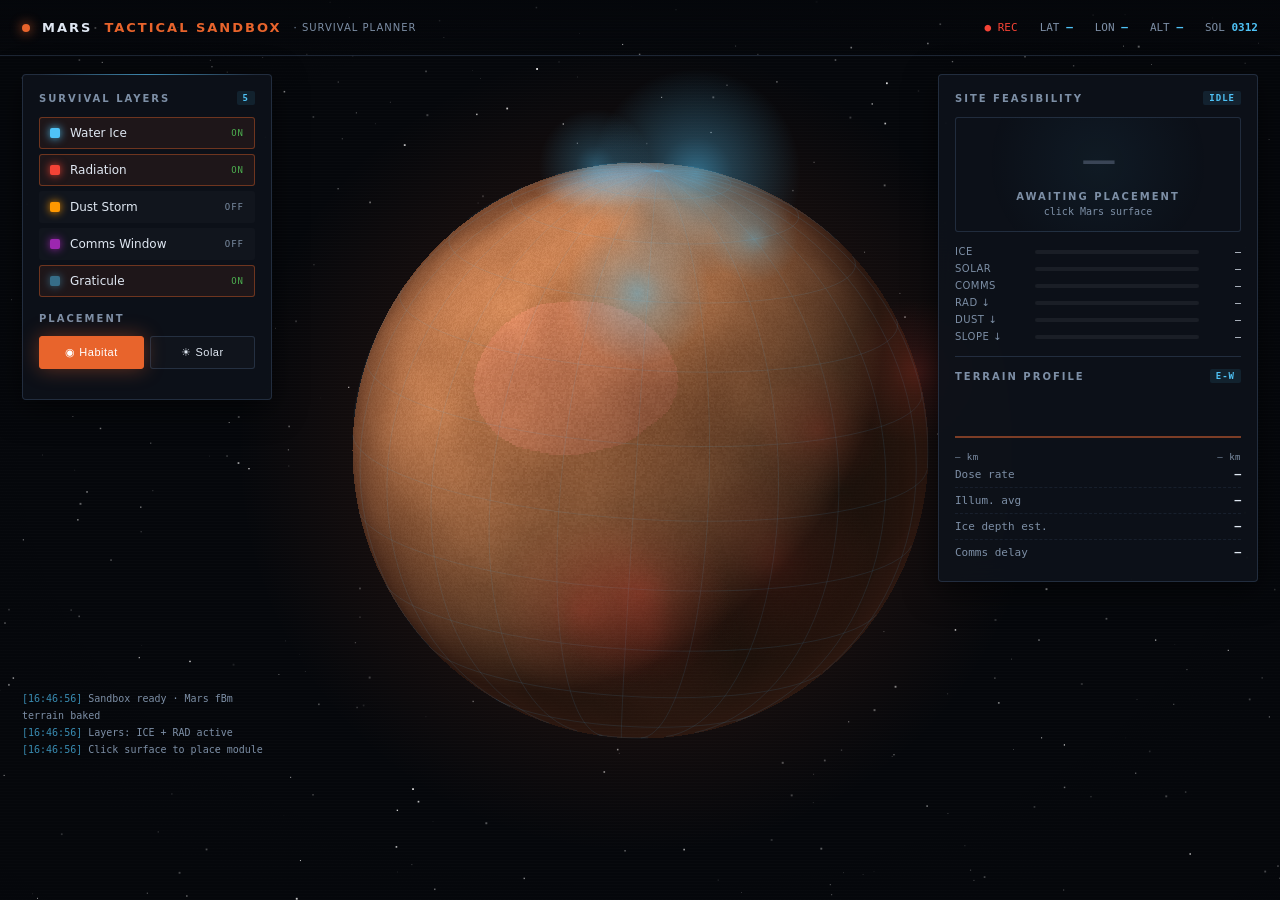
<file: index.html>
<!DOCTYPE html>
<html lang="en">
<head>
<meta charset="UTF-8">
<meta name="viewport" content="width=device-width,initial-scale=1">
<title>Mars Tactical Sandbox</title>
<style>
  :root{
    --bg:#05070b; --panel:rgba(14,18,26,.9); --line:rgba(90,120,160,.28);
    --accent:#e8642c; --accent2:#4fc3f7; --gold:#ffd54f;
    --ok:#4caf50; --warn:#ff9800; --bad:#f44336;
    --text:#dfe7f2; --dim:#7d8fa6; --mono:ui-monospace,Consolas,monospace;
  }
  *{margin:0;padding:0;box-sizing:border-box}
  html,body{height:100%;overflow:hidden;background:var(--bg);color:var(--text);
    font-family:'Segoe UI',system-ui,sans-serif;-webkit-font-smoothing:antialiased}
  canvas{display:block}

  #stage{position:fixed;inset:0}
  #fx{position:fixed;inset:0;pointer-events:none;z-index:5;
    background:radial-gradient(ellipse at center,transparent 55%,rgba(0,0,0,.55) 100%),
      repeating-linear-gradient(0deg,rgba(255,255,255,.012) 0 1px,transparent 1px 3px);
    mix-blend-mode:screen;opacity:.7}

  #boot{position:fixed;inset:0;background:#03050a;z-index:100;display:flex;
    align-items:center;justify-content:center;flex-direction:column;gap:14px;
    font-family:var(--mono);font-size:12px;color:var(--accent2);letter-spacing:1px;
    transition:opacity .5s}
  #boot.done{opacity:0;pointer-events:none}
  #boot .bar{width:220px;height:2px;background:#1a2230;overflow:hidden}
  #boot .bar i{display:block;height:100%;width:0;background:var(--accent);
    transition:width .3s}

  #top{position:fixed;top:0;left:0;right:0;height:56px;z-index:10;
    display:flex;align-items:center;justify-content:space-between;padding:0 22px;
    background:linear-gradient(180deg,rgba(5,7,11,.92),transparent);
    border-bottom:1px solid var(--line)}
  #brand{display:flex;align-items:center;gap:12px;font-size:13px;font-weight:600;
    letter-spacing:2px}
  #brand .dot{width:8px;height:8px;border-radius:50%;background:var(--accent);
    box-shadow:0 0 12px var(--accent);animation:pulse 2s infinite}
  @keyframes pulse{0%,100%{opacity:1}50%{opacity:.35}}
  #brand em{color:var(--accent);font-style:normal}
  #brand small{color:var(--dim);font-weight:400;letter-spacing:1px;font-size:10px}

  #telemetry{display:flex;gap:22px;font-family:var(--mono);font-size:11px;color:var(--dim)}
  #telemetry b{color:var(--accent2);font-weight:600}
  #telemetry .rec{color:var(--bad);animation:pulse 1.2s infinite}

  .panel{position:fixed;z-index:10;background:var(--panel);
    border:1px solid var(--line);border-radius:4px;backdrop-filter:blur(14px);
    box-shadow:0 8px 32px rgba(0,0,0,.55)}
  .panel::before{content:'';position:absolute;top:-1px;left:16px;right:16px;height:1px;
    background:linear-gradient(90deg,transparent,var(--accent2),transparent);opacity:.6}

  #left{top:74px;left:22px;width:250px;padding:16px}
  #right{top:74px;right:22px;width:320px;padding:16px;
    max-height:calc(100vh - 100px);overflow-y:auto}

  h2{font-size:10px;letter-spacing:2px;text-transform:uppercase;
    color:var(--dim);margin-bottom:12px;font-weight:600;display:flex;
    align-items:center;justify-content:space-between}
  h2 .tag{font-family:var(--mono);color:var(--accent2);font-size:9px;
    background:rgba(79,195,247,.1);padding:2px 6px;border-radius:2px;letter-spacing:1px}

  .layer{display:grid;grid-template-columns:auto 1fr auto;align-items:center;gap:10px;
    padding:8px 10px;border-radius:3px;margin-bottom:5px;cursor:pointer;
    background:rgba(255,255,255,.02);border:1px solid transparent;
    transition:.18s;font-size:12px;user-select:none}
  .layer:hover{background:rgba(255,255,255,.05);border-color:var(--line)}
  .layer.on{background:rgba(232,100,44,.08);border-color:rgba(232,100,44,.4)}
  .layer .sw{width:10px;height:10px;border-radius:2px;box-shadow:0 0 8px currentColor}
  .layer .st{font-family:var(--mono);font-size:9px;color:var(--dim);letter-spacing:1px}
  .layer.on .st{color:var(--ok)}

  .mode{display:grid;grid-template-columns:1fr 1fr;gap:6px;margin:0 0 14px}
  .mode button{padding:9px 4px;border-radius:3px;border:1px solid var(--line);
    background:rgba(255,255,255,.02);color:var(--text);font-size:11px;cursor:pointer;
    transition:.18s;font-weight:500;letter-spacing:.5px}
  .mode button:hover{border-color:var(--accent2)}
  .mode button.on{background:var(--accent);border-color:var(--accent);color:#fff;
    box-shadow:0 0 20px rgba(232,100,44,.4)}

  #score{text-align:center;padding:16px 0 14px;margin-bottom:14px;
    border:1px solid var(--line);border-radius:3px;
    background:radial-gradient(circle at 50% 40%,rgba(79,195,247,.06),transparent 70%)}
  #score .val{font-size:52px;font-weight:200;line-height:.95;font-family:var(--mono);
    transition:color .3s;letter-spacing:-2px;color:#3a4556}
  #score .lbl{font-size:10px;letter-spacing:2px;text-transform:uppercase;
    color:var(--dim);margin-top:8px;font-weight:600}
  #score .sub{font-size:10px;color:var(--dim);margin-top:4px;font-family:var(--mono)}

  .contrib{display:flex;flex-direction:column;gap:6px;margin-bottom:14px}
  .row{display:grid;grid-template-columns:72px 1fr 34px;gap:8px;align-items:center;
    font-size:11px}
  .row .nm{color:var(--dim);font-size:10px;letter-spacing:.5px}
  .row .track{height:4px;background:rgba(255,255,255,.06);border-radius:2px;
    overflow:hidden}
  .row .fill{height:100%;width:0;transition:.4s}
  .row .vl{font-family:var(--mono);font-size:10px;text-align:right;color:var(--text)}

  #profileWrap{border-top:1px solid var(--line);padding-top:12px;margin-top:4px}
  #profile{width:100%;height:52px;display:block}
  #profileWrap .cap{font-family:var(--mono);font-size:9px;color:var(--dim);
    display:flex;justify-content:space-between;margin-top:5px;letter-spacing:.5px}

  .m{display:flex;justify-content:space-between;font-size:11px;padding:6px 0;
    border-bottom:1px dashed rgba(90,120,160,.14);font-family:var(--mono)}
  .m:last-child{border-bottom:none}
  .m .k{color:var(--dim)}
  .m .v{font-weight:600}

  #log{position:fixed;left:22px;top:calc(100vh - 210px);width:250px;z-index:9;
    font-family:var(--mono);font-size:10px;color:var(--dim);line-height:1.7;
    pointer-events:none;max-height:130px;overflow:hidden}
  #log div{opacity:0;animation:fadein .3s forwards}
  @keyframes fadein{to{opacity:1}}
  #log .t{color:var(--accent2);opacity:.7}

  #tip{position:fixed;pointer-events:none;background:rgba(5,7,11,.96);
    border:1px solid var(--accent2);border-radius:3px;padding:5px 9px;
    font-family:var(--mono);font-size:10px;color:var(--accent2);
    transform:translate(-50%,-140%);white-space:nowrap;z-index:20;
    display:none;box-shadow:0 0 20px rgba(79,195,247,.3)}

  #scan{position:fixed;inset:0;pointer-events:none;z-index:6;opacity:0;
    background:linear-gradient(180deg,transparent 0%,rgba(232,100,44,.14) 48%,
      rgba(232,100,44,.3) 50%,rgba(232,100,44,.14) 52%,transparent 100%);
    background-size:100% 60px;background-repeat:no-repeat}
  #scan.on{animation:sweep 1.1s ease-out}
  @keyframes sweep{0%{opacity:1;background-position:0 -60px}
    100%{opacity:0;background-position:0 100vh}}

  ::-webkit-scrollbar{width:4px}
  ::-webkit-scrollbar-thumb{background:var(--line);border-radius:2px}
</style>
</head>
<body>

<div id="boot">
  <div>MARS TACTICAL SANDBOX · BOOT</div>
  <div class="bar"><i id="bootBar"></i></div>
  <div id="bootMsg">initializing…</div>
</div>

<canvas id="stage"></canvas>
<div id="fx"></div>
<div id="scan"></div>

<header id="top">
  <div id="brand">
    <span class="dot"></span>
    MARS <em>TACTICAL SANDBOX</em>
    <small>· SURVIVAL PLANNER</small>
  </div>
  <div id="telemetry">
    <span class="rec">● REC</span>
    <span>LAT <b id="t-lat">—</b></span>
    <span>LON <b id="t-lon">—</b></span>
    <span>ALT <b id="t-alt">—</b></span>
    <span>SOL <b>0312</b></span>
  </div>
</header>

<aside class="panel" id="left">
  <h2>Survival Layers <span class="tag">5</span></h2>
  <div class="layer on" data-k="ice">
    <span class="sw" style="background:#4fc3f7;color:#4fc3f7"></span>
    <span class="nm">Water Ice</span><span class="st">ON</span></div>
  <div class="layer on" data-k="rad">
    <span class="sw" style="background:#f44336;color:#f44336"></span>
    <span class="nm">Radiation</span><span class="st">ON</span></div>
  <div class="layer" data-k="dust">
    <span class="sw" style="background:#ff9800;color:#ff9800"></span>
    <span class="nm">Dust Storm</span><span class="st">OFF</span></div>
  <div class="layer" data-k="comm">
    <span class="sw" style="background:#9c27b0;color:#9c27b0"></span>
    <span class="nm">Comms Window</span><span class="st">OFF</span></div>
  <div class="layer on" data-k="grid">
    <span class="sw" style="background:#4fc3f7;color:#4fc3f7;opacity:.5"></span>
    <span class="nm">Graticule</span><span class="st">ON</span></div>

  <h2 style="margin-top:16px">Placement</h2>
  <div class="mode">
    <button class="on" data-m="hab">◉ Habitat</button>
    <button data-m="solar">☀ Solar</button>
  </div>
</aside>

<aside class="panel" id="right">
  <h2>Site Feasibility <span class="tag" id="statusTag">IDLE</span></h2>
  <div id="score">
    <div class="val" id="scoreVal">—</div>
    <div class="lbl" id="scoreLbl">Awaiting placement</div>
    <div class="sub" id="scoreSub">click Mars surface</div>
  </div>

  <div class="contrib">
    <div class="row"><span class="nm">ICE</span><div class="track"><div class="fill" id="c-ice" style="background:#4fc3f7"></div></div><span class="vl" id="v-ice">—</span></div>
    <div class="row"><span class="nm">SOLAR</span><div class="track"><div class="fill" id="c-sol" style="background:#ffd54f"></div></div><span class="vl" id="v-sol">—</span></div>
    <div class="row"><span class="nm">COMMS</span><div class="track"><div class="fill" id="c-com" style="background:#9c27b0"></div></div><span class="vl" id="v-com">—</span></div>
    <div class="row"><span class="nm">RAD ↓</span><div class="track"><div class="fill" id="c-rad" style="background:#f44336"></div></div><span class="vl" id="v-rad">—</span></div>
    <div class="row"><span class="nm">DUST ↓</span><div class="track"><div class="fill" id="c-dus" style="background:#ff9800"></div></div><span class="vl" id="v-dus">—</span></div>
    <div class="row"><span class="nm">SLOPE ↓</span><div class="track"><div class="fill" id="c-slo" style="background:#8899aa"></div></div><span class="vl" id="v-slo">—</span></div>
  </div>

  <div id="profileWrap">
    <h2>Terrain Profile <span class="tag">E-W</span></h2>
    <svg id="profile" viewBox="0 0 300 52" preserveAspectRatio="none">
      <defs><linearGradient id="pg" x1="0" x2="0" y1="0" y2="1">
        <stop offset="0" stop-color="#e8642c" stop-opacity=".5"/>
        <stop offset="1" stop-color="#e8642c" stop-opacity="0"/>
      </linearGradient></defs>
      <line x1="0" y1="42" x2="300" y2="42" stroke="rgba(90,120,160,.25)" stroke-width=".5"/>
      <path id="profPath" fill="url(#pg)" stroke="#e8642c" stroke-width="1.2"
        d="M0,42 L300,42"/>
    </svg>
    <div class="cap"><span id="profMin">— km</span><span id="profMax">— km</span></div>
  </div>

  <div class="metrics">
    <div class="m"><span class="k">Dose rate</span><span class="v" id="m-dose">—</span></div>
    <div class="m"><span class="k">Illum. avg</span><span class="v" id="m-ill">—</span></div>
    <div class="m"><span class="k">Ice depth est.</span><span class="v" id="m-depth">—</span></div>
    <div class="m"><span class="k">Comms delay</span><span class="v" id="m-comm">—</span></div>
  </div>
</aside>

<div id="log"></div>
<div id="tip"></div>

<script>
/* =========================================================
   MARS TACTICAL SANDBOX — Canvas 2D, no dependencies
   ========================================================= */
(function(){
'use strict';

/* ---------- BOOT ---------- */
var bootBar = document.getElementById('bootBar');
var bootMsg = document.getElementById('bootMsg');
var bootEl  = document.getElementById('boot');
var steps = ['loading ephemeris…','generating terrain…','baking albedo…',
  'seeding ice model…','calibrating radiation…','ready'];
var bi = 0;
var bootTick = setInterval(function(){
  bootBar.style.width = Math.min(100,((bi+1)/steps.length*100))+'%';
  bootMsg.textContent = steps[bi++] || 'ready';
  if(bi > steps.length){ clearInterval(bootTick); }
}, 180);

/* ---------- CANVAS ---------- */
var canvas = document.getElementById('stage');
var ctx = canvas.getContext('2d');
var DPR = Math.min(window.devicePixelRatio||1, 2);
var W=0,H=0,CX=0,CY=0,SRAD=0;

function resize(){
  W = window.innerWidth; H = window.innerHeight;
  canvas.width = W*DPR; canvas.height = H*DPR;
  canvas.style.width = W+'px'; canvas.style.height = H+'px';
  ctx.setTransform(DPR,0,0,DPR,0,0);
  CX = W/2; CY = H/2;
  SRAD = Math.min(W,H) * 0.32;
}
resize();
window.addEventListener('resize', resize);

/* ---------- MARS TEXTURE ---------- */
/* fBm value noise baked into a 1024x512 offscreen canvas, then sampled
   per-pixel during the sphere projection. */
function hash(x,y){ var s = Math.sin(x*127.1 + y*311.7)*43758.5453; return s - Math.floor(s); }
function vnoise(x,y){
  var xi=Math.floor(x), yi=Math.floor(y), xf=x-xi, yf=y-yi;
  var u=xf*xf*(3-2*xf), v=yf*yf*(3-2*yf);
  var a=hash(xi,yi), b=hash(xi+1,yi), c=hash(xi,yi+1), d=hash(xi+1,yi+1);
  return a*(1-u)*(1-v) + b*u*(1-v) + c*(1-u)*v + d*u*v;
}
function fbm(x,y,oct){
  var v=0,a=0.5,f=1;
  for(var i=0;i<oct;i++){ v += a*vnoise(x*f,y*f); a*=0.5; f*=2; }
  return v;
}

var TEX_W = 1024, TEX_H = 512;
var texCanvas = document.createElement('canvas');
texCanvas.width = TEX_W; texCanvas.height = TEX_H;
var texCtx = texCanvas.getContext('2d');
var texImg = texCtx.createImageData(TEX_W, TEX_H);
var texData = texImg.data;

var BULGES = [
  {lat:0,   lon:250, w: 1.0, rad:60},  // Tharsis
  {lat:-14, lon:300, w:-0.6, rad:30},  // Valles (rift)
  {lat:18.6,lon:226, w: 1.2, rad:8},   // Olympus
  {lat:46.7,lon:252, w:-0.4, rad:45},  // Utopia basin
  {lat:82,  lon:0,   w: 0.3, rad:40},
  {lat:-80, lon:0,   w: 0.25,rad:40}
];

function elevationAt(lat, lon){
  var e = 0.5 + 0.12*Math.sin(lat*Math.PI/60)*Math.cos(lon*Math.PI/90);
  for(var i=0;i<BULGES.length;i++){
    var b = BULGES[i];
    var dLat = lat-b.lat;
    var dLon = (lon-b.lon)*Math.cos(lat*Math.PI/180);
    var d = Math.sqrt(dLat*dLat + dLon*dLon)/b.rad;
    e += b.w * Math.exp(-d*d) * 0.35;
  }
  return Math.max(0, Math.min(1, e));
}

function bakeTexture(){
  var i=0;
  for(var y=0;y<TEX_H;y++){
    var lat = 90 - (y/TEX_H)*180;
    for(var x=0;x<TEX_W;x++){
      var lon = -180 + (x/TEX_W)*360;
      var e = elevationAt(lat, lon);
      // fine noise to break banding
      var fine = fbm(x*0.02, y*0.02, 3) * 0.1;
      e = Math.max(0, Math.min(1, e + (fine-0.05)*0.15));

      var r,g,b;
      if(e < 0.42){
        r = 90 + e*180;  g = 45 + e*120;  b = 30 + e*90;
      } else {
        r = 140 + (e-0.42)*220; g = 85 + (e-0.42)*160; b = 50 + (e-0.42)*110;
      }
      var dust = fbm(x*0.015, y*0.015, 3);
      r = r*0.75 + dust*80 + 40;
      g = g*0.75 + dust*60 + 25;
      b = b*0.75 + dust*45 + 15;

      var absLat = Math.abs(lat);
      if(absLat > 72){
        var cap = Math.min(1,(absLat-72)/15);
        r = r*(1-cap) + 235*cap;
        g = g*(1-cap) + 240*cap;
        b = b*(1-cap) + 250*cap;
      }
      var n = (hash(x,y)-0.5)*14;
      texData[i]   = Math.max(0,Math.min(255, r+n));
      texData[i+1] = Math.max(0,Math.min(255, g+n));
      texData[i+2] = Math.max(0,Math.min(255, b+n));
      texData[i+3] = 255;
      i += 4;
    }
  }
  texCtx.putImageData(texImg, 0, 0);
}

/* small texture sampling helper */
function sampleTex(lat, lon){
  var x = ((lon+180)/360 * TEX_W)|0;
  var y = ((90-lat)/180 * TEX_H)|0;
  x = (x % TEX_W + TEX_W) % TEX_W;
  y = Math.max(0, Math.min(TEX_H-1, y));
  var i = (y*TEX_W + x) * 4;
  return [texData[i], texData[i+1], texData[i+2]];
}

/* ---------- MATH: lat/lon -> sphere, sphere -> screen ---------- */
/* Rotations: yaw (lon offset) + pitch (lat tilt) */
var yaw = 0, pitch = 0.25, zoom = 1;

function rotMatrix(){
  // simple rotation: first pitch around X, then yaw around Y
  var cp=Math.cos(pitch), sp=Math.sin(pitch);
  var cy=Math.cos(yaw),   sy=Math.sin(yaw);
  return {
    // apply pitch then yaw
    apply: function(x,y,z){
      // pitch (around X axis)
      var y1 =  y*cp - z*sp;
      var z1 =  y*sp + z*cp;
      // yaw (around Y axis)
      var x2 =  x*cy + z1*sy;
      var z2 = -x*sy + z1*cy;
      return [x2, y1, z2];
    }
  };
}

function latLonToXYZ(lat, lon){
  var phi   = (90-lat) * Math.PI/180;
  var theta = (lon+180) * Math.PI/180;
  return [
    -Math.sin(phi)*Math.cos(theta),
     Math.cos(phi),
     Math.sin(phi)*Math.sin(theta)
  ];
}

function project(lat, lon){
  var p = latLonToXYZ(lat, lon);
  var m = rotMatrix();
  var r = m.apply(p[0], p[1], p[2]);
  return {
    x: CX + r[0]*SRAD*zoom,
    y: CY - r[1]*SRAD*zoom,
    z: r[2],
    visible: r[2] > 0
  };
}

function screenToLatLon(mx, my){
  var nx = (mx - CX) / (SRAD*zoom);
  var ny = -(my - CY) / (SRAD*zoom);
  var r2 = nx*nx + ny*ny;
  if(r2 > 1) return null;
  var nz = Math.sqrt(1 - r2);
  // inverse rotation
  var cp=Math.cos(-pitch), sp=Math.sin(-pitch);
  var cy=Math.cos(-yaw),   sy=Math.sin(-yaw);
  // inverse yaw around Y
  var x1 =  nx*cy - nz*sy;
  var z1 =  nx*sy + nz*cy;
  var y1 =  ny;
  // inverse pitch around X
  var y2 =  y1*cp - z1*sp;
  var z2 =  y1*sp + z1*cp;
  // back to lat/lon
  var lat = Math.asin(Math.max(-1,Math.min(1,y2))) * 180/Math.PI;
  var theta = Math.atan2(z2, -x1);
  var lon = theta*180/Math.PI - 180;
  lon = ((lon+540)%360)-180;
  return {lat:lat, lon:lon, z:z2};
}

/* ---------- STARS ---------- */
var stars = [];
(function(){
  for(var i=0;i<400;i++){
    stars.push({
      x: Math.random(), y: Math.random(),
      s: 0.5+Math.random()*1.5,
      a: 0.2+Math.random()*0.7,
      tw: Math.random()*Math.PI*2
    });
  }
})();

/* ---------- LAYERS ---------- */
var layerOn = {ice:true, rad:true, dust:false, comm:false, grid:true};

var ICE_SITES = [
  {lat:82,   lon:0,   s:1.3,  i:0.95},
  {lat:-80,  lon:0,   s:1.2,  i:0.9},
  {lat:46.7, lon:252, s:0.9,  i:0.85},
  {lat:39.5, lon:20,  s:0.6,  i:0.7},
  {lat:18.4, lon:77.7,s:0.45, i:0.65},
  {lat:-68,  lon:120, s:0.8,  i:0.75},
  {lat:60,   lon:300, s:0.55, i:0.6},
  {lat:72,   lon:120, s:0.7,  i:0.7}
];

var seed = 1337;
function rnd(){ seed = (seed*16807) % 2147483647; return (seed-1)/2147483646; }

var RAD_SITES=[], DUST_SITES=[], COMM_SITES=[];
for(var i=0;i<14;i++) RAD_SITES.push({
  lat: rnd()*50-25, lon: rnd()*360-180, s:0.8+rnd()*0.7, i:0.4+rnd()*0.5});
for(var i=0;i<10;i++) DUST_SITES.push({
  lat: -28+rnd()*36, lon: rnd()*360-180, s:0.9+rnd()*0.7, i:0.4+rnd()*0.5});
for(var i=0;i<8;i++) COMM_SITES.push({
  lat: 55+rnd()*30, lon: rnd()*360-180, s:0.8+rnd()*0.5, i:0.4+rnd()*0.5});

/* ---------- RENDER: MARS ---------- */
function drawMars(){
  // ambient glow behind planet
  var glow = ctx.createRadialGradient(CX, CY, SRAD*0.7, CX, CY, SRAD*1.4);
  glow.addColorStop(0, 'rgba(232,100,44,0.10)');
  glow.addColorStop(1, 'rgba(232,100,44,0)');
  ctx.fillStyle = glow;
  ctx.fillRect(0,0,W,H);

  // Per-pixel sphere via ImageData
  var d = ctx.getImageData(0,0,canvas.width, canvas.height);
  var px = d.data;
  var cw = canvas.width, ch = canvas.height;

  var cxD = CX*DPR, cyD = CY*DPR, rD = SRAD*zoom*DPR;
  var m = rotMatrix();

  var minX = Math.max(0, Math.floor(cxD - rD));
  var maxX = Math.min(cw, Math.ceil(cxD + rD));
  var minY = Math.max(0, Math.floor(cyD - rD));
  var maxY = Math.min(ch, Math.ceil(cyD + rD));

  // Light direction (upper-left, toward viewer)
  var lx = -0.55, ly = 0.55, lz = 0.65;
  var llen = Math.sqrt(lx*lx+ly*ly+lz*lz);
  lx/=llen; ly/=llen; lz/=llen;

  for(var y=minY; y<maxY; y++){
    var ny = (y - cyD) / rD;
    for(var x=minX; x<maxX; x++){
      var nx = (x - cxD) / rD;
      var r2 = nx*nx + ny*ny;
      if(r2 > 1) continue;
      var nz = Math.sqrt(1 - r2);

      // inverse rotate to get lat/lon
      var n1x = nx, n1y = -ny, n1z = nz;

      // undo yaw
      var cp1=Math.cos(-yaw),  sp1=Math.sin(-yaw);
      var x1 =  n1x*cp1 - n1z*sp1;
      var z1 =  n1x*sp1 + n1z*cp1;
      var y1 =  n1y;

      // undo pitch
      var cp2=Math.cos(-pitch), sp2=Math.sin(-pitch);
      var y2 =  y1*cp2 - z1*sp2;
      var z2 =  y1*sp2 + z1*cp2;

      var lat = Math.asin(Math.max(-1,Math.min(1,y2))) * 180/Math.PI;
      var theta = Math.atan2(z2, -x1);
      var lon = theta*180/Math.PI - 180;
      lon = ((lon+540)%360)-180;

      var col = sampleTex(lat, lon);
      var cr = col[0], cg = col[1], cb = col[2];

      // lighting (sphere normal in view space = nx,-ny,nz... but we
      // already used -ny for uv. Use view-space normal for light.)
      var nnx = nx, nny = -ny, nnz = nz;
      var lambert = nnx*lx + nny*ly + nnz*lz;
      lambert = Math.max(0, lambert);

      // rim darkening near edge
      var edge = 1 - Math.pow(r2, 4) * 0.5;
      var shade = (0.12 + lambert*0.95) * edge;

      // atmospheric rim tint
      var rim = Math.pow(r2, 3) * 0.35;

      cr = cr*shade + 255*rim*0.35;
      cg = cg*shade + 120*rim*0.35;
      cb = cb*shade + 80*rim*0.35;

      var ii = (y*cw + x)*4;
      px[ii]   = Math.min(255, cr);
      px[ii+1] = Math.min(255, cg);
      px[ii+2] = Math.min(255, cb);
      px[ii+3] = 255;
    }
  }
  ctx.putImageData(d, 0, 0);
}

/* ---------- RENDER: OVERLAYS (graticule + glow layers) ---------- */
function drawGraticule(){
  if(!layerOn.grid) return;
  ctx.save();
  ctx.strokeStyle = 'rgba(79,195,247,0.14)';
  ctx.lineWidth = 0.7;
  // lat lines
  for(var lat=-75; lat<=75; lat+=15){
    ctx.beginPath();
    var first = true;
    for(var lon=-180; lon<=180; lon+=4){
      var p = project(lat, lon);
      if(p.z <= 0){ first = true; continue; }
      if(first){ ctx.moveTo(p.x,p.y); first=false; }
      else ctx.lineTo(p.x,p.y);
    }
    ctx.stroke();
  }
  // lon lines
  for(var lon=-180; lon<180; lon+=15){
    ctx.beginPath();
    var first = true;
    for(var lat=-90; lat<=90; lat+=3){
      var p = project(lat, lon);
      if(p.z <= 0){ first = true; continue; }
      if(first){ ctx.moveTo(p.x,p.y); first=false; }
      else ctx.lineTo(p.x,p.y);
    }
    ctx.stroke();
  }
  ctx.restore();
}

function drawGlowSite(lat, lon, color, size, opacity){
  var p = project(lat, lon);
  if(!p.visible) return;
  var r = SRAD * 0.28 * size * zoom;
  var g = ctx.createRadialGradient(p.x, p.y, 0, p.x, p.y, r);
  g.addColorStop(0, 'rgba('+color+','+(opacity)+')');
  g.addColorStop(0.35, 'rgba('+color+','+(opacity*0.5)+')');
  g.addColorStop(1, 'rgba('+color+',0)');
  ctx.fillStyle = g;
  ctx.beginPath();
  ctx.arc(p.x, p.y, r, 0, Math.PI*2);
  ctx.fill();
}

function drawLayers(){
  if(layerOn.ice){
    for(var i=0;i<ICE_SITES.length;i++){
      var s = ICE_SITES[i];
      drawGlowSite(s.lat, s.lon, '79,195,247', s.s, 0.55*s.i);
    }
  }
  if(layerOn.rad){
    for(var i=0;i<RAD_SITES.length;i++){
      var s = RAD_SITES[i];
      drawGlowSite(s.lat, s.lon, '244,67,54', s.s, 0.22*s.i);
    }
  }
  if(layerOn.dust){
    for(var i=0;i<DUST_SITES.length;i++){
      var s = DUST_SITES[i];
      drawGlowSite(s.lat, s.lon, '255,152,0', s.s, 0.28*s.i);
    }
  }
  if(layerOn.comm){
    for(var i=0;i<COMM_SITES.length;i++){
      var s = COMM_SITES[i];
      drawGlowSite(s.lat, s.lon, '156,39,176', s.s, 0.28*s.i);
    }
  }
}

/* ---------- PLACEMENT ---------- */
var placed = null; // {lat, lon}
var placementMode = 'hab';
var pulseT = 0;

function drawMarker(){
  if(!placed) return;
  var p = project(placed.lat, placed.lon);
  if(!p.visible) return;
  var isHab = placementMode === 'hab';
  var col = isHab ? '232,100,44' : '255,213,79';

  // pulse ring
  var pr = SRAD*0.06*zoom * (1 + 0.35*Math.sin(pulseT*4));
  ctx.strokeStyle = 'rgba('+col+','+(0.5+0.35*Math.sin(pulseT*4))+')';
  ctx.lineWidth = 1.4;
  ctx.beginPath();
  ctx.arc(p.x, p.y, pr, 0, Math.PI*2);
  ctx.stroke();

  // beacon pillar
  var topY = p.y - SRAD*0.22*zoom;
  var grad = ctx.createLinearGradient(p.x, p.y, p.x, topY);
  grad.addColorStop(0, 'rgba('+col+',0.85)');
  grad.addColorStop(1, 'rgba('+col+',0)');
  ctx.strokeStyle = grad;
  ctx.lineWidth = 1.4;
  ctx.beginPath();
  ctx.moveTo(p.x, p.y);
  ctx.lineTo(p.x, topY);
  ctx.stroke();

  // dot
  ctx.fillStyle = 'rgba('+col+',1)';
  ctx.beginPath();
  ctx.arc(p.x, p.y, 3.5*zoom, 0, Math.PI*2);
  ctx.fill();
}

/* ---------- MAIN LOOP ---------- */
var lastT = 0;
var autoRotate = true;
var dragging = false, dragStartX=0, dragStartY=0, lastX=0, lastY=0, dragDist=0;

function frame(t){
  var dt = (t - lastT)/1000 || 0;
  lastT = t;
  pulseT += dt;

  if(autoRotate && !dragging){
    yaw += dt * 0.06;
  }

  // clear with dark
  ctx.fillStyle = '#05070b';
  ctx.fillRect(0,0,W,H);

  // stars
  for(var i=0;i<stars.length;i++){
    var s = stars[i];
    var a = s.a * (0.7 + 0.3*Math.sin(pulseT*0.7 + s.tw));
    ctx.fillStyle = 'rgba(255,255,255,'+a+')';
    ctx.fillRect(s.x*W, s.y*H, s.s, s.s);
  }

  drawMars();
  drawGraticule();
  drawLayers();
  drawMarker();

  requestAnimationFrame(frame);
}

/* ---------- INTERACTION ---------- */
canvas.addEventListener('mousedown', function(e){
  dragging = true; dragDist = 0;
  lastX = e.clientX; lastY = e.clientY;
  dragStartX = e.clientX; dragStartY = e.clientY;
  autoRotate = false;
  canvas.style.cursor = 'grabbing';
});
window.addEventListener('mousemove', function(e){
  if(dragging){
    var dx = e.clientX - lastX;
    var dy = e.clientY - lastY;
    yaw += dx * 0.005;
    pitch = Math.max(-1.4, Math.min(1.4, pitch + dy * 0.005));
    dragDist += Math.abs(dx) + Math.abs(dy);
    lastX = e.clientX; lastY = e.clientY;
  }
  updateHover(e.clientX, e.clientY);
});
window.addEventListener('mouseup', function(e){
  if(dragging && dragDist < 5){
    handleClick(e.clientX, e.clientY);
  }
  dragging = false;
  canvas.style.cursor = 'grab';
});

canvas.addEventListener('wheel', function(e){
  e.preventDefault();
  zoom = Math.max(0.6, Math.min(2.2, zoom * (1 - e.deltaY*0.001)));
}, {passive:false});

// touch (basic)
canvas.addEventListener('touchstart', function(e){
  if(e.touches.length === 1){
    dragging=true; dragDist=0;
    lastX = e.touches[0].clientX; lastY = e.touches[0].clientY;
    autoRotate=false;
  }
}, {passive:true});
canvas.addEventListener('touchmove', function(e){
  if(dragging && e.touches.length===1){
    var dx = e.touches[0].clientX - lastX;
    var dy = e.touches[0].clientY - lastY;
    yaw += dx*0.005;
    pitch = Math.max(-1.4, Math.min(1.4, pitch + dy*0.005));
    dragDist += Math.abs(dx)+Math.abs(dy);
    lastX = e.touches[0].clientX; lastY = e.touches[0].clientY;
  }
}, {passive:true});
canvas.addEventListener('touchend', function(e){
  if(dragging && dragDist < 8 && e.changedTouches.length===1){
    handleClick(e.changedTouches[0].clientX, e.changedTouches[0].clientY);
  }
  dragging=false;
}, {passive:true});

canvas.style.cursor = 'grab';

/* Hover telemetry */
var tLat = document.getElementById('t-lat');
var tLon = document.getElementById('t-lon');
var tAlt = document.getElementById('t-alt');
var tip = document.getElementById('tip');

function updateHover(mx, my){
  var ll = screenToLatLon(mx, my);
  if(ll && ll.z > 0){
    tLat.textContent = ll.lat.toFixed(2)+'°';
    tLon.textContent = ll.lon.toFixed(2)+'°';
    tAlt.textContent = (elevationAt(ll.lat,ll.lon)*3.4).toFixed(1)+' km';
    tip.style.display='block';
    tip.style.left = mx+'px';
    tip.style.top  = my+'px';
    tip.textContent = ll.lat.toFixed(2)+'°  '+ll.lon.toFixed(2)+'°';
  } else {
    tLat.textContent='—'; tLon.textContent='—'; tAlt.textContent='—';
    tip.style.display='none';
  }
}

/* ---------- CLICK -> ANALYZE ---------- */
function handleClick(mx,my){
  var ll = screenToLatLon(mx,my);
  if(!ll || ll.z <= 0) return;
  placed = {lat: ll.lat, lon: ll.lon};
  var scan = document.getElementById('scan');
  scan.classList.remove('on'); void scan.offsetWidth; scan.classList.add('on');
  analyze(ll.lat, ll.lon);
}

/* ---------- FEASIBILITY ---------- */
function angular(lat1,lon1,lat2,lon2){
  var p1=lat1*Math.PI/180, p2=lat2*Math.PI/180;
  var dl=(lon2-lon1)*Math.PI/180;
  return Math.acos(Math.max(-1,Math.min(1,
    Math.sin(p1)*Math.sin(p2)+Math.cos(p1)*Math.cos(p2)*Math.cos(dl))));
}

function feasibility(lat, lon){
  var ice=0;
  for(var i=0;i<ICE_SITES.length;i++){
    var s = ICE_SITES[i];
    var d = angular(lat,lon,s.lat,s.lon);
    var v = s.i*Math.exp(-(d/0.55)*(d/0.55));
    if(v > ice) ice = v;
  }
  var rad = 0.32 + 0.55*Math.cos(lat*Math.PI/180);
  var latR = lat*Math.PI/180;
  var sol = 0.42 + 0.5*Math.cos(latR*1.15) - 0.08*Math.abs(Math.sin(latR*3));
  var dust = 0.28 + 0.42*Math.exp(-Math.pow((lat+28)/24,2));
  var comm = 0.6 + 0.3*Math.abs(Math.cos((lon-180)*Math.PI/180));

  var eps=0.5;
  var eL=elevationAt(lat,lon-eps), eR=elevationAt(lat,lon+eps);
  var eD=elevationAt(lat-eps,lon), eU=elevationAt(lat+eps,lon);
  var cosLat = Math.max(0.1, Math.cos(lat*Math.PI/180));
  var dLon=(eR-eL)/(2*eps*cosLat*111);
  var dLat=(eU-eD)/(2*eps*111);
  var slope = Math.atan(Math.sqrt(dLon*dLon+dLat*dLat)*1000)*180/Math.PI;

  var raw = 0.28*ice + 0.22*sol + 0.14*comm
          - 0.18*rad - 0.12*dust - 0.06*Math.min(slope/25,1);
  var total = Math.round(Math.max(0,Math.min(100,(raw+0.45)*120)));
  return {ice:ice,rad:rad,sol:sol,dust:dust,comm:comm,slope:slope,total:total};
}

/* ---------- RENDER SCORE ---------- */
function renderScore(s, lat, lon){
  var col = s.total>=70?'#4caf50':s.total>=45?'#ff9800':'#f44336';
  var v = document.getElementById('scoreVal');
  v.textContent = s.total;
  v.style.color = col;
  document.getElementById('scoreLbl').textContent =
    s.total>=70?(placementMode==='hab'?'VIABLE HABITAT SITE':'STRONG SOLAR SITE')
    :s.total>=45?'MARGINAL — MITIGATION REQUIRED'
    :'HIGH RISK — RECONSIDER';
  document.getElementById('scoreSub').textContent =
    lat.toFixed(2)+'°, '+lon.toFixed(2)+'°';

  var bars = [
    ['ice', s.ice*100, true],
    ['sol', s.sol*100, true],
    ['com', s.comm*100, true],
    ['rad', s.rad*100, false],
    ['dus', s.dust*100, false],
    ['slo', Math.min(s.slope*4,100), false]
  ];
  for(var i=0;i<bars.length;i++){
    var k = bars[i][0], val = bars[i][1], pos = bars[i][2];
    document.getElementById('c-'+k).style.width = Math.round(val)+'%';
    var vEl = document.getElementById('v-'+k);
    vEl.textContent = Math.round(val);
    vEl.style.color = pos
      ? (val>=65?'#4caf50':val>=40?'#ff9800':'#f44336')
      : (val<=35?'#4caf50':val<=60?'#ff9800':'#f44336');
  }

  document.getElementById('m-dose').textContent  = (0.2+s.rad*0.9).toFixed(2)+' mSv/d';
  document.getElementById('m-ill').textContent   = Math.round(s.sol*100)+'%';
  document.getElementById('m-depth').textContent = s.ice>0.5?
    (0.4+(1-s.ice)*2.1).toFixed(1)+' m' : 'no signal';
  document.getElementById('m-comm').textContent  =
    (3+Math.abs(Math.sin(lon*Math.PI/180))*14).toFixed(1)+' min';

  document.getElementById('statusTag').textContent =
    s.total>=70?'GO':s.total>=45?'MARGINAL':'NO-GO';
}

/* ---------- PROFILE ---------- */
function drawProfile(lat, lon){
  var span = 25, pts = [], mn=1, mx=0;
  for(var i=0;i<=30;i++){
    var l = lon - span/2 + (i/30)*span;
    var e = elevationAt(lat, l);
    if(e<mn) mn=e; if(e>mx) mx=e;
    var x = (i/30)*300;
    var y = 46 - e*40;
    pts.push([x,y]);
  }
  var d = 'M'+pts[0][0]+','+pts[0][1];
  for(var i=1;i<pts.length;i++) d += ' L'+pts[i][0].toFixed(1)+','+pts[i][1].toFixed(1);
  d += ' L300,52 L0,52 Z';
  document.getElementById('profPath').setAttribute('d', d);
  document.getElementById('profMin').textContent = (-8+(mn-0.5)*30).toFixed(1)+' km';
  document.getElementById('profMax').textContent = (-8+(mx-0.5)*30).toFixed(1)+' km';
}

/* ---------- LOG ---------- */
function log(msg){
  var el = document.getElementById('log');
  var t = new Date().toLocaleTimeString('en-GB',{hour12:false});
  var d = document.createElement('div');
  d.innerHTML = '<span class="t">['+t+']</span> '+msg;
  el.appendChild(d);
  if(el.children.length > 6) el.removeChild(el.children[0]);
}

/* ---------- WIRE UP UI ---------- */
document.querySelectorAll('.mode button').forEach(function(b){
  b.addEventListener('click', function(){
    document.querySelectorAll('.mode button').forEach(function(x){
      x.classList.remove('on');
    });
    b.classList.add('on');
    placementMode = b.dataset.m;
    log('Mode → '+placementMode);
    if(placed) analyze(placed.lat, placed.lon);
  });
});

document.querySelectorAll('.layer').forEach(function(el){
  el.addEventListener('click', function(){
    var k = el.dataset.k;
    layerOn[k] = !layerOn[k];
    el.classList.toggle('on', layerOn[k]);
    el.querySelector('.st').textContent = layerOn[k]?'ON':'OFF';
  });
});

function analyze(lat, lon){
  var s = feasibility(lat, lon);
  renderScore(s, lat, lon);
  drawProfile(lat, lon);
  log('Site '+lat.toFixed(1)+'°, '+lon.toFixed(1)+'° → '+s.total);
}

/* ---------- BOOT SEQUENCE ---------- */
// Bake texture on next tick so boot UI paints first
setTimeout(function(){
  bakeTexture();
  bootMsg.textContent = 'ready';
  bootBar.style.width = '100%';
  setTimeout(function(){ bootEl.classList.add('done'); }, 250);
  log('Sandbox ready · Mars fBm terrain baked');
  log('Layers: ICE + RAD active');
  log('Click surface to place module');
  requestAnimationFrame(frame);
}, 100);

// Safety: force-hide boot after 3s no matter what
setTimeout(function(){ bootEl.classList.add('done'); }, 3000);

})();
</script>
</body>
</html>
</file>
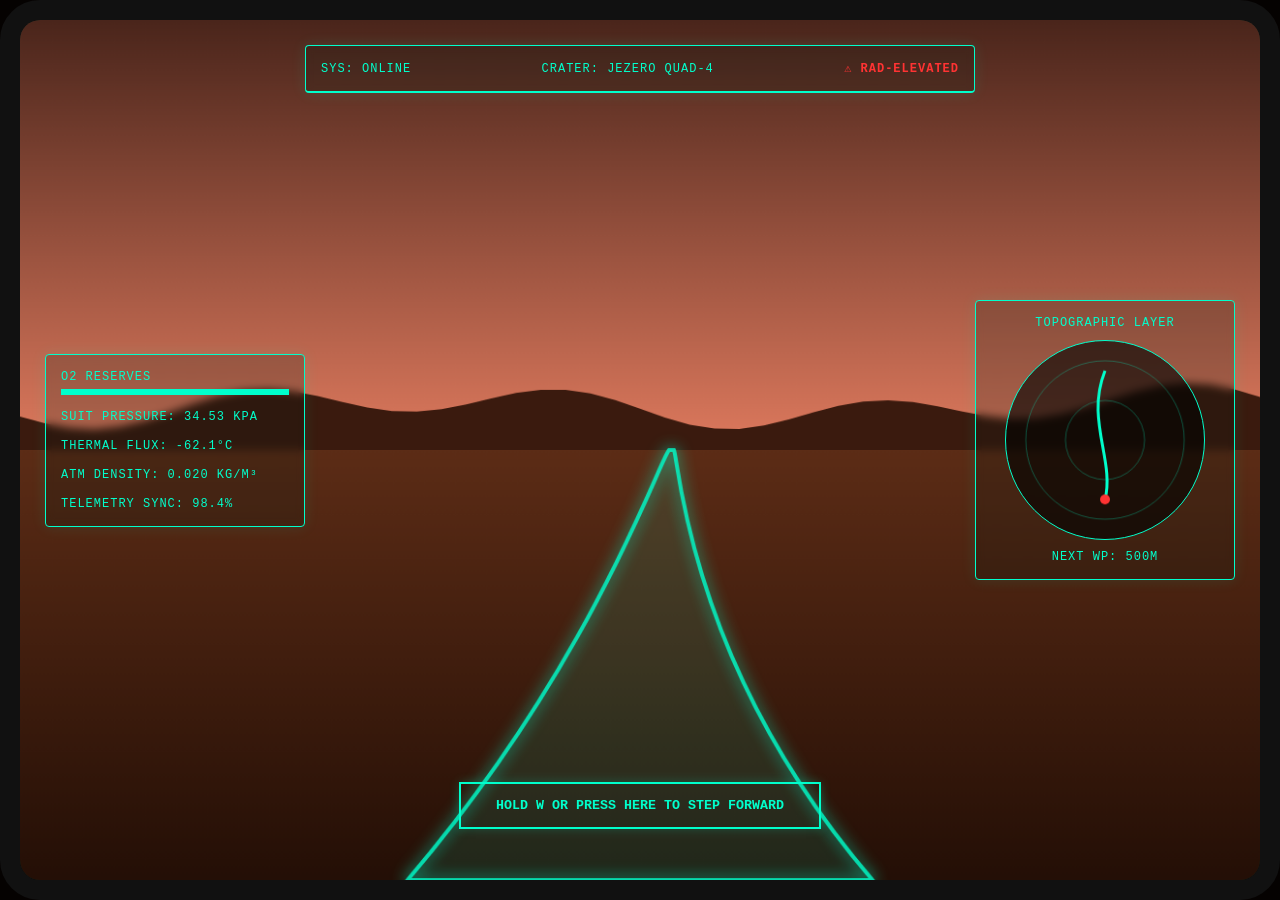
<file: mars-survival-hud/index.html>
<!DOCTYPE html>
<html lang="en">
<head>
    <meta charset="UTF-8">
    <meta name="viewport" content="width=device-width, initial-scale=1.0">
    <title>NASA Space Apps - Martian EVA HUD</title>
    <link rel="stylesheet" href="assets/css/hud-styles.css">
</head>
<body>
    <div id="visor-container">
        <canvas id="environmentCanvas"></canvas>
        <div class="hud-overlay">
            <div class="hud-panel hud-top">
                <div>SYS: ONLINE</div>
                <div>CRATER: JEZERO quad-4</div>
                <div class="alert-flash">⚠️ RAD-ELEVATED</div>
            </div>
            <div class="hud-left hud-panel">
                <div>
                    <p>O2 Reserves</p>
                    <div class="progressbar"><div class="progress-fill" id="o2-bar" style="width: 100%;"></div></div>
                </div>
                <div><p id="pressure-txt">Suit Pressure: 34.5 kPa</p></div>
                <div><p id="thermal-txt">Thermal Flux: -62°C</p></div>
                <div><p id="density-txt">Atm Density: 0.020 kg/m³</p></div>
                <div><p>Telemetry Sync: 98.4%</p></div>
            </div>
            <div class="hud-right hud-panel">
                <div>Topographic Layer</div>
                <canvas id="minimap"></canvas>
                <div id="distance-txt">NEXT WP: --m</div>
            </div>
            <div class="hud-bottom">
                <button class="walk-btn" id="walkBtn">Hold W or Press Here to Step Forward</button>
            </div>
        </div>
    </div>
    <script src="assets/js/telemetry.js"></script>
    <script src="assets/js/main.js"></script>
</body>
</html>
</file>
<file: mars-survival-hud/assets/css/hud-styles.css>
:root {
    --hud-primary: #00ffcc;
    --hud-warning: #ff3333;
    --hud-bg: rgba(0, 20, 15, 0.2);
    --mars-dust: #df7a5e;
}
* { box-sizing: border-box; margin: 0; padding: 0; user-select: none; }
body { background-color: #050201; font-family: 'Courier New', Courier, monospace; overflow: hidden; color: var(--hud-primary); }
#visor-container { position: relative; width: 100vw; height: 100vh; box-shadow: inset 0 0 100px rgba(0, 255, 204, 0.3); border: 20px solid #111; border-radius: 40px; overflow: hidden; }
#environmentCanvas { position: absolute; top: 0; left: 0; width: 100%; height: 100%; z-index: 1; }
.hud-overlay { position: absolute; top: 0; left: 0; width: 100%; height: 100%; z-index: 2; pointer-events: none; display: grid; grid-template-columns: 260px 1fr 260px; grid-template-rows: 80px 1fr 100px; padding: 25px; }
.hud-panel { background: var(--hud-bg); border: 1px solid var(--hud-primary); backdrop-filter: blur(4px); padding: 15px; border-radius: 4px; text-transform: uppercase; font-size: 12px; letter-spacing: 1px; box-shadow: 0 0 15px rgba(0, 255, 204, 0.1); }
.hud-top { grid-column: 2 / 3; grid-row: 1; text-align: center; display: flex; justify-content: space-between; align-items: center; border-bottom: 2px solid var(--hud-primary); height: fit-content; }
.alert-flash { color: var(--hud-warning); animation: blink 1s infinite; font-weight: bold; }
.hud-left { grid-column: 1; grid-row: 2; display: flex; flex-direction: column; gap: 15px; align-self: center; }
.hud-right { grid-column: 3; grid-row: 2; align-self: center; display: flex; flex-direction: column; align-items: center; gap: 10px; }
#minimap { width: 200px; height: 200px; border: 1px solid var(--hud-primary); background: rgba(0, 0, 0, 0.6); border-radius: 50%; }
.hud-bottom { grid-column: 1 / 4; grid-row: 3; display: flex; justify-content: center; align-items: center; pointer-events: auto; }
.walk-btn { background: transparent; border: 2px solid var(--hud-primary); color: var(--hud-primary); padding: 14px 35px; font-family: inherit; font-weight: bold; cursor: pointer; text-transform: uppercase; transition: all 0.3s ease; box-shadow: 0 0 10px rgba(0, 255, 204, 0.2); }
.walk-btn:hover { background: var(--hud-primary); color: #000; box-shadow: 0 0 20px var(--hud-primary); }
.progressbar { width: 100%; height: 6px; background: rgba(0, 255, 204, 0.2); margin-top: 5px; position: relative; }
.progress-fill { height: 100%; background: var(--hud-primary); transition: width 0.2s ease; }
@keyframes blink { 0%, 100% { opacity: 1; } 50% { opacity: 0.3; } }
</file>
